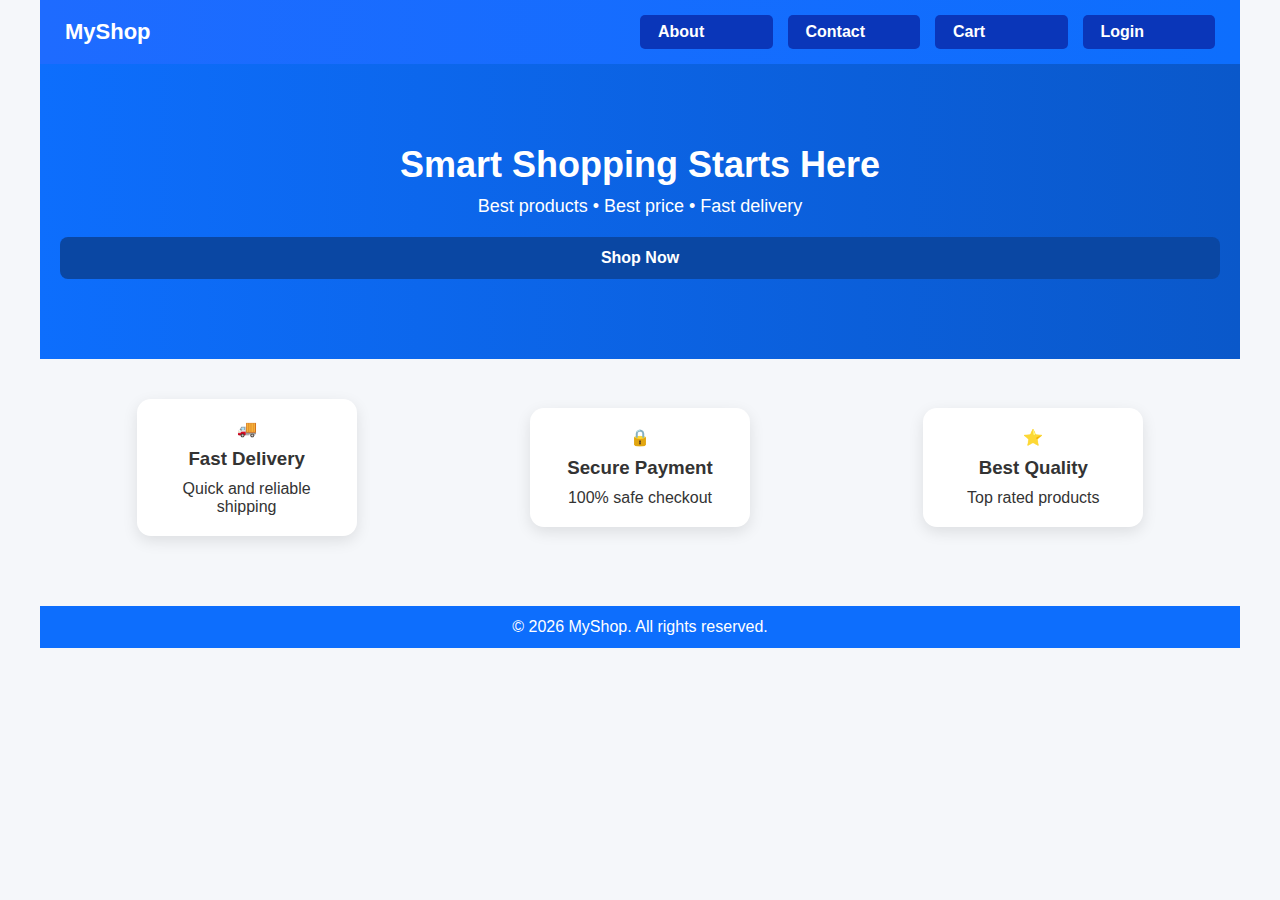
<file: index.html>
<!DOCTYPE html>
<html lang="en">
<head>
  <meta name="viewport" content="width=device-width, initial-scale=1.0">
  <title>MyShop | Home</title>

  <link rel="stylesheet" href="style.css">
</head>
<body>

<!-- HEADER -->
<header class="header">
  <h2>MyShop</h2>
  <nav>
    
    <a href="about.html">About</a>
    <a href="contact.html">Contact</a>
    <a href="cart.html">Cart</a>
    <a href="login.html" class="login-btn">Login</a>
  </nav>
</header>

<!-- HERO SECTION -->
<section class="hero">
  <h1>Smart Shopping Starts Here</h1>
  <p>Best products • Best price • Fast delivery</p>
  <a href="index1.html" class="shop-btn">Shop Now</a>
</section>

<!-- FEATURES -->
<section class="features">
  <div class="feature-card">
    🚚
    <h3>Fast Delivery</h3>
    <p>Quick and reliable shipping</p>
  </div>

  <div class="feature-card">
    🔒
    <h3>Secure Payment</h3>
    <p>100% safe checkout</p>
  </div>

  <div class="feature-card">
    ⭐
    <h3>Best Quality</h3>
    <p>Top rated products</p>
  </div>
</section>



<!-- FOOTER -->
<footer class="footer">
  <p>© 2026 MyShop. All rights reserved.</p>
</footer>

</body>
</html>
</file>
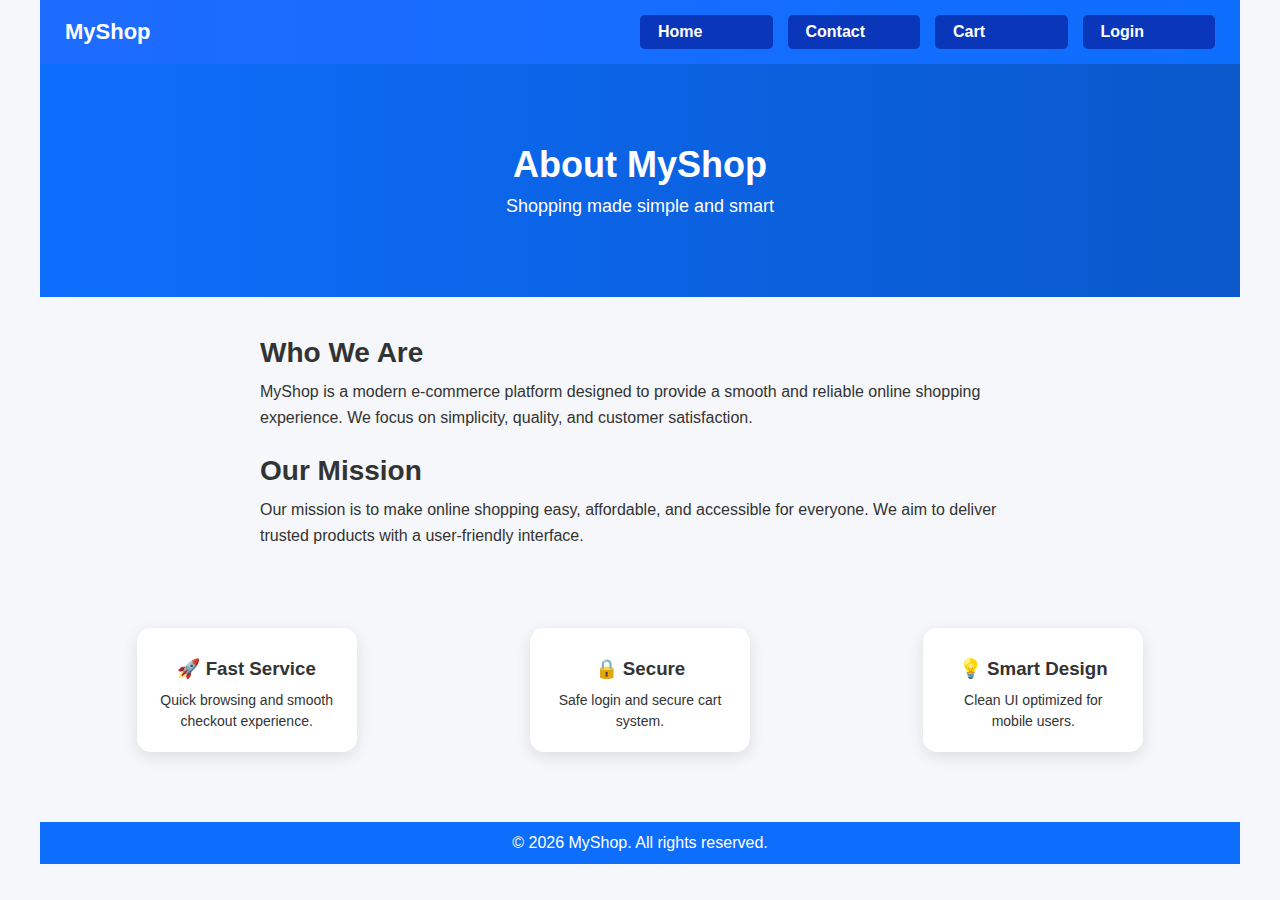
<file: about.html>
<!DOCTYPE html>
<html lang="en">
<head>
  <meta charset="UTF-8">
  <meta name="viewport" content="width=device-width, initial-scale=1.0">
  <title>About Us - MyShop</title>
  <link rel="stylesheet" href="style.css">

  <style>
    /* BODY */
    body {
      font-family: 'Segoe UI', Arial, sans-serif;
      margin: 0;
      background: #f5f7fa;
      color: #333;
    }

   /* HEADER */
.header {
  background: linear-gradient(90deg, #1e6bff, #0d6efd);
  padding: 15px 25px;
  display: flex;
  justify-content: space-between;
  align-items: center;
}

/* LOGO */
.header h2 {
  margin: 0;
  color: white;
  font-size: 22px;
}

/* NAV LINKS */
.header nav {
  display: flex;
  gap: 15px;
}

.header nav a {
  text-decoration: none;
  color: white;
  background: #0a36b9;
  padding: 8px 18px;
  border-radius: 5px;   /* 👈 pill shape */
  font-weight: bold;
  transition: all 0.3s ease;
}

/* HOVER EFFECT */
.header nav a:hover {
  background: white;
  color: #0d6efd;
  transform: translateY(-2px);
  box-shadow: 0 6px 15px rgba(0,0,0,0.2);
}

    /* HERO SECTION */
    .about-hero {
      background: linear-gradient(to right, #0d6efd, #0a58ca);
      color: white;
      text-align: center;
      padding: 80px 20px;
    }

    .about-hero h1 {
      font-size: 36px;
      margin-bottom: 10px;
    }

    .about-hero p {
      font-size: 18px;
    }

    /* ABOUT CONTENT */
    .about-content {
      max-width: 800px;
      margin: 40px auto;
      padding: 0 20px;
    }

    .about-content h2 {
      font-size: 28px;
      margin-bottom: 10px;
    }

    .about-content p {
      font-size: 16px;
      line-height: 1.6;
      margin-bottom: 25px;
    }

    /* FEATURES CARDS */
    .features {
      display: flex;
      gap: 20px;
      padding: 40px 20px;
      justify-content: center;
      flex-wrap: wrap;
      background: #f5f7fa;
    }

    .feature-card {
      background: white;
      padding: 20px;
      border-radius: 14px;
      text-align: center;
      width: 220px;
      box-shadow: 0 5px 15px rgba(0,0,0,0.1);
    }

    .feature-card h3 {
      margin-bottom: 10px;
    }

    .feature-card p {
      font-size: 14px;
      line-height: 1.5;
    }

    /* FOOTER */
    .footer {
      background: #0d6efd;
      color: white;
      text-align: center;
      padding: 12px;
      margin-top: 30px;
    }

    /* RESPONSIVE */
    @media (max-width: 768px) {
      .features {
        flex-direction: column;
        align-items: center;
      }

      .about-hero h1 {
        font-size: 28px;
      }
    }

  </style>
</head>
<body>

  <!-- NAVIGATION BAR -->
  <header class="header">
    <h2>MyShop</h2>
    <nav>
      <a href="app.html">Home</a>
      
      <a href="contact.html">Contact</a>
      <a href="cart.html">Cart</a>
      <a href="login.html" class="login-btn">Login</a>
    </nav>
  </header>

  <!-- HERO SECTION -->
  <section class="about-hero">
    <h1>About MyShop</h1>
    <p>Shopping made simple and smart</p>
  </section>

  <!-- ABOUT CONTENT -->
  <section class="about-content">
    <h2>Who We Are</h2>
    <p>
      MyShop is a modern e-commerce platform designed to provide a smooth and
      reliable online shopping experience. We focus on simplicity, quality,
      and customer satisfaction.
    </p>

    <h2>Our Mission</h2>
    <p>
      Our mission is to make online shopping easy, affordable, and accessible
      for everyone. We aim to deliver trusted products with a user-friendly interface.
    </p>
  </section>

  <!-- FEATURES -->
  <section class="features">
    <div class="feature-card">
      <h3>🚀 Fast Service</h3>
      <p>Quick browsing and smooth checkout experience.</p>
    </div>

    <div class="feature-card">
      <h3>🔒 Secure</h3>
      <p>Safe login and secure cart system.</p>
    </div>

    <div class="feature-card">
      <h3>💡 Smart Design</h3>
      <p>Clean UI optimized for mobile users.</p>
    </div>
  </section>

  <!-- FOOTER -->
  <footer class="footer">
    <p>© 2026 MyShop. All rights reserved.</p>
  </footer>

</body>
</html>
</file>
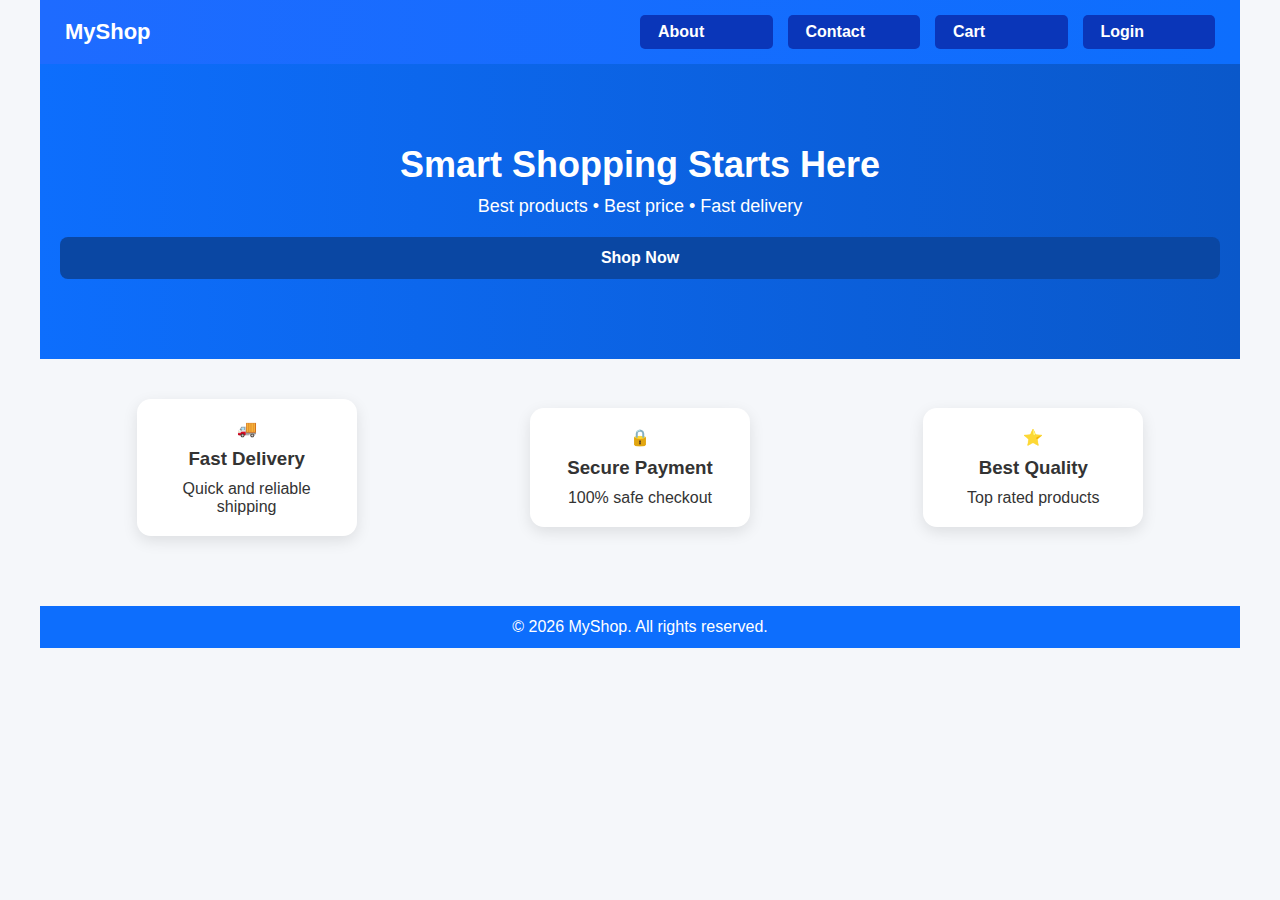
<file: app.html>
<!DOCTYPE html>
<html lang="en">
<head>
  <meta name="viewport" content="width=device-width, initial-scale=1.0">
  <title>MyShop | Home</title>

  <link rel="stylesheet" href="style.css">
</head>
<body>

<!-- HEADER -->
<header class="header">
  <h2>MyShop</h2>
  <nav>
    
    <a href="about.html">About</a>
    <a href="contact.html">Contact</a>
    <a href="cart.html">Cart</a>
    <a href="login.html" class="login-btn">Login</a>
  </nav>
</header>

<!-- HERO SECTION -->
<section class="hero">
  <h1>Smart Shopping Starts Here</h1>
  <p>Best products • Best price • Fast delivery</p>
  <a href="home.html" class="shop-btn">Shop Now</a>
</section>

<!-- FEATURES -->
<section class="features">
  <div class="feature-card">
    🚚
    <h3>Fast Delivery</h3>
    <p>Quick and reliable shipping</p>
  </div>

  <div class="feature-card">
    🔒
    <h3>Secure Payment</h3>
    <p>100% safe checkout</p>
  </div>

  <div class="feature-card">
    ⭐
    <h3>Best Quality</h3>
    <p>Top rated products</p>
  </div>
</section>



<!-- FOOTER -->
<footer class="footer">
  <p>© 2026 MyShop. All rights reserved.</p>
</footer>

</body>
</html>
</file>
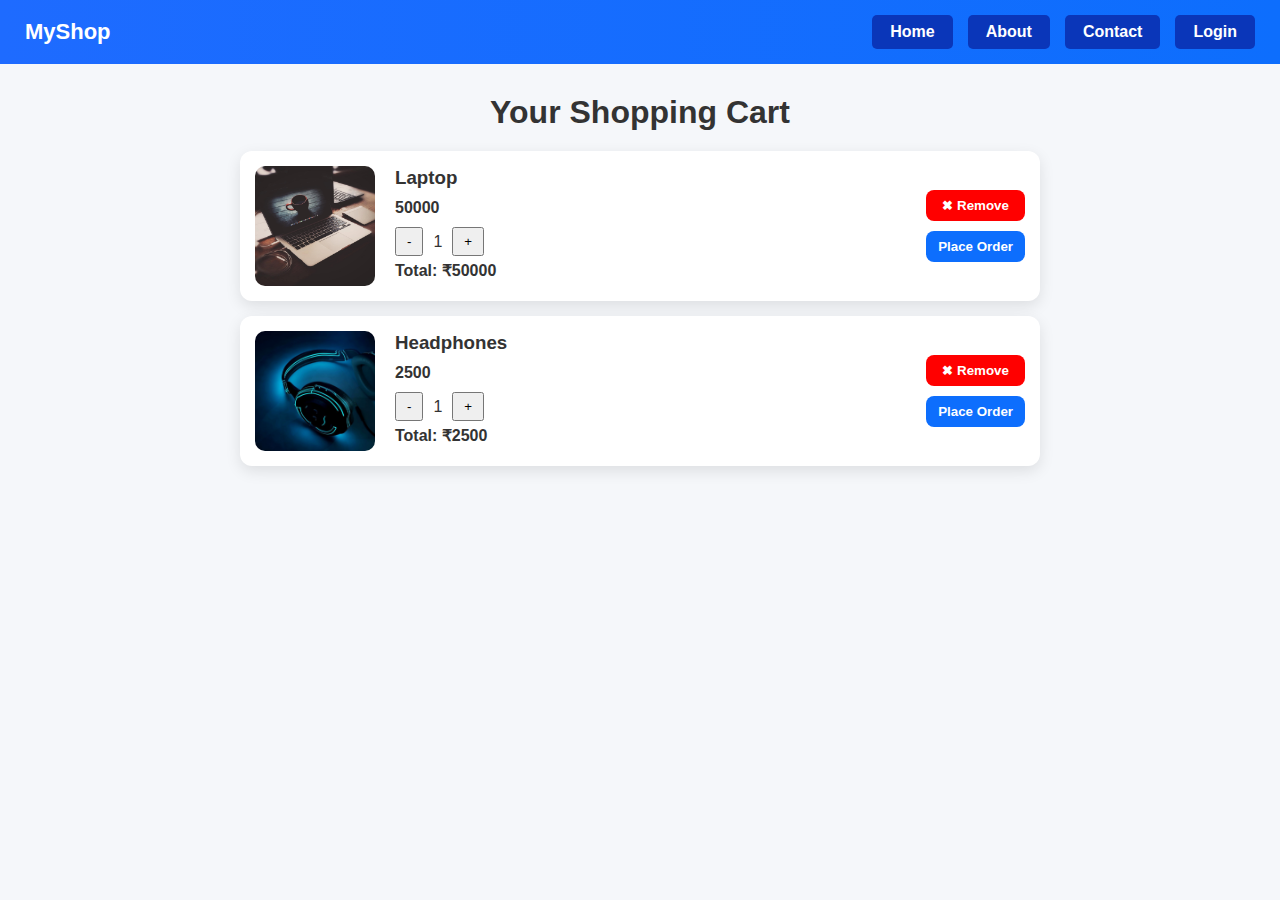
<file: cart.html>
<!DOCTYPE html>
<html lang="en">
<head>
  <meta charset="UTF-8">
  <meta name="viewport" content="width=device-width, initial-scale=1.0">
  <title>Your Cart | MyShop</title>
  <style>
      body {
      margin: 0;
      font-family: 'Segoe UI', Arial, sans-serif;
      background: #f5f7fa;
      color: #333;
    }
 /* HEADER */
.header {
  background: linear-gradient(90deg, #1e6bff, #0d6efd);
  padding: 15px 25px;
  display: flex;
  justify-content: space-between;
  align-items: center;
}

/* LOGO */
.header h2 {
  margin: 0;
  color: white;
  font-size: 22px;
}

/* NAV LINKS */
.header nav {
  display: flex;
  gap: 15px;
}

.header nav a {
  text-decoration: none;
  color: white;
  background: #0a36b9;
  padding: 8px 18px;
  border-radius: 5px;   /* 👈 pill shape */
  font-weight: bold;
  transition: all 0.3s ease;
}

/* HOVER EFFECT */
.header nav a:hover {
  background: white;
  color: #0d6efd;
  transform: translateY(-2px);
  box-shadow: 0 6px 15px rgba(0,0,0,0.2);
}

/* ACTIVE PAGE */
.header nav a.active {
  background: white;
  color: #0d6efd;
}
@media (max-width: 768px) {
  nav {
    flex-direction: column;
    align-items: center;
  }

  .headern nav a {
    padding: 10px;
    width: 100%;
    text-align: center;
   }
  }

    
    /* CART ITEMS */
    .cart-container {
      max-width: 800px;
      margin: 30px auto;
      padding: 0 20px;
    }

    h1 {
      text-align: center;
      margin-bottom: 20px;
    }

    .cart-item {
      display: flex;
      justify-content: space-between;
      align-items: center;
      background: white;
      padding: 15px;
      margin-bottom: 15px;
      border-radius: 12px;
      box-shadow: 0 5px 15px rgba(0,0,0,0.1);
    }

    .cart-item img {
      width: 120px;
      height: 120px;
      object-fit: cover;
      border-radius: 10px;
    }

    .item-details {
      flex: 1;
      margin-left: 20px;
    }

    .item-details h3 {
      margin: 0 0 10px 0;
    }

    .item-details p {
      margin: 5px 0;
      font-weight: bold;
    }

    .qty {
      display: flex;
      align-items: center;
      gap: 10px;
      margin-top: 10px;
    }

    .qty button {
      padding: 5px 10px;
      cursor: pointer;
    }

    .item-actions {
      display: flex;
      flex-direction: column;
      gap: 10px;
    }

    .item-actions button {
      padding: 8px 12px;
      cursor: pointer;
      border: none;
      border-radius: 8px;
      color: white;
      background: #0d6efd;
      font-weight: bold;
    }

    .item-actions .remove {
      background: red;
    }

    .product-total {
      margin-top: 10px;
      font-weight: bold;
    }
  </style>
</head>
<body>

<!-- NAVIGATION BAR -->
  <header class="header">
    <h2>MyShop</h2>
    <nav>
      <a href="app.html">Home</a>
      <a href="about.html">About</a>
      <a href="contact.html">Contact</a>
      <a href="login.html" class="login-btn">Login</a>
    </nav>
  </header>

<section class="cart-container">

  <h1>Your Shopping Cart</h1>

  <!-- Product 1 -->
  <div class="cart-item">
    <img src="lap4.jpg" alt="Laptop">
    <div class="item-details">
      <h3>Laptop</h3>
      <p class="price">50000</p>
      <div class="qty">
        <button onclick="updateQty(this, -1)">-</button>
        <span>1</span>
        <button onclick="updateQty(this, 1)">+</button>
      </div>
      <p class="product-total">Total: ₹50000</p>
    </div>
    <div class="item-actions">
      <button class="remove" onclick="removeItem(this)">✖ Remove</button>
      <button onclick="placeOrder('Laptop', 50000, 'lap4.jpg', this)">Place Order</button>
    </div>
  </div>

  <!-- Product 2 -->
  <div class="cart-item">
    <img src="headphone1.jpg" alt="Headphones">
    <div class="item-details">
      <h3>Headphones</h3>
      <p class="price">2500</p>
      <div class="qty">
        <button onclick="updateQty(this, -1)">-</button>
        <span>1</span>
        <button onclick="updateQty(this, 1)">+</button>
      </div>
      <p class="product-total">Total: ₹2500</p>
    </div>
    <div class="item-actions">
      <button class="remove" onclick="removeItem(this)">✖ Remove</button>
      <button onclick="placeOrder('Headphones', 2500, 'headphone1.jpg', this)">Place Order</button>
    </div>
  </div>

</section>

<script>
  // Update quantity and per-product total
  function updateQty(btn, change) {
    let span = btn.parentElement.querySelector('span');
    let qty = parseInt(span.innerText);
    qty += change;
    if (qty < 1) qty = 1;
    span.innerText = qty;

    // Update this product's total
    let price = parseInt(btn.closest('.item-details').querySelector('.price').innerText);
    btn.closest('.item-details').querySelector('.product-total').innerText = 'Total: ₹' + (price * qty);
  }

  // Remove item
  function removeItem(btn) {
    if (confirm("Are you sure you want to remove this item?")) {
      btn.closest('.cart-item').remove();
    }
  }

  // Place order for a single product
  function placeOrder(name, price, image, btn) {
    let qty = parseInt(btn.closest('.cart-item').querySelector('.qty span').innerText);
    localStorage.setItem('name', name);
    localStorage.setItem('price', price);
    localStorage.setItem('qty', qty);
    localStorage.setItem('image', image);
    localStorage.setItem('total', price * qty);

    window.location.href = 'order.html';
  }
</script>

</body>
</html>
</file>
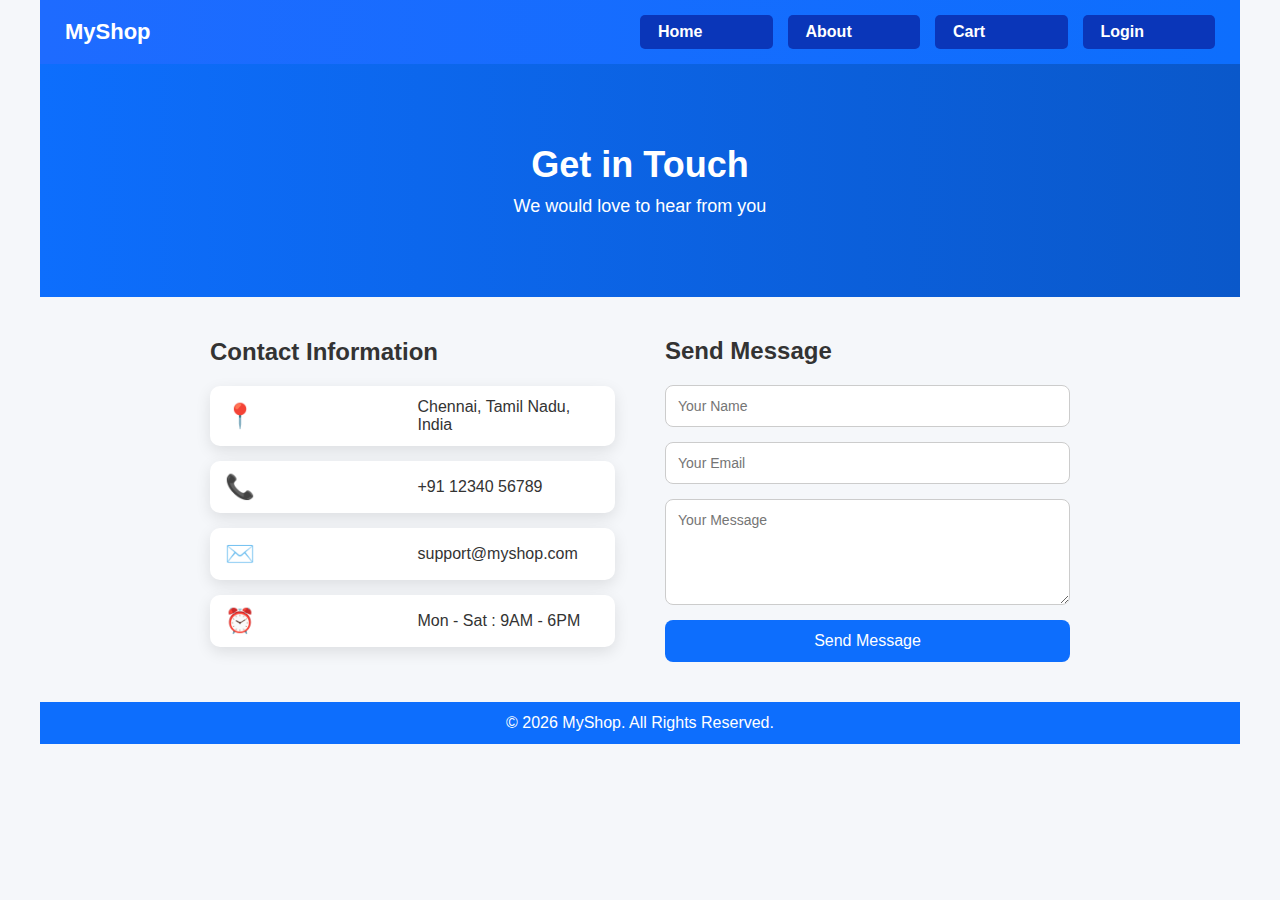
<file: contact.html>
<!DOCTYPE html>
<html lang="en">
<head>
  <meta charset="UTF-8">
  <meta name="viewport" content="width=device-width, initial-scale=1.0">
  <title>Contact Us | MyShop</title>

  <!-- STYLES -->
  <link rel="stylesheet" href="style.css">

  <style>
    *{
      width: 100%;
      max-width: 1200px;
      margin: auto;
    }
    body {
      margin: 0;
      font-family: 'Segoe UI', Arial, sans-serif;
      background: #f5f7fa;
      color: #333;
    }

/* HEADER */
.header {
  background: linear-gradient(90deg, #1e6bff, #0d6efd);
  padding: 15px 25px;
  display: flex;
  justify-content: space-between;
  align-items: center;
}

/* LOGO */
.header h2 {
  margin: 0;
  color: white;
  font-size: 22px;
}

/* NAV LINKS */
.header nav {
  display: flex;
  gap: 15px;
}

.header nav a {
  text-decoration: none;
  color: white;
  background: #0a36b9;
  padding: 8px 18px;
  border-radius: 5px;   /* 👈 pill shape */
  font-weight: bold;
  transition: all 0.3s ease;
}

/* HOVER EFFECT */
.header nav a:hover {
  background: white;
  color: #0d6efd;
  transform: translateY(-2px);
  box-shadow: 0 6px 15px rgba(0,0,0,0.2);
}

    /* HERO SECTION */
    .contact-hero {
      background: linear-gradient(to right, #0d6efd, #0a58ca);
      color: white;
      text-align: center;
      padding: 80px 20px;
    }

    .contact-hero h1 {
      font-size: 36px;
      margin-bottom: 10px;
    }

    .contact-hero p {
      font-size: 18px;
    }

    /* CONTACT CONTAINER */
    .contact-container {
      display: flex;
      justify-content: center;
      gap: 50px;
      max-width: 900px;
      margin: 40px auto;
      padding: 0 20px;
      flex-wrap: wrap;
    }

    /* CONTACT INFO */
    .contact-info {
      flex: 1;
      min-width: 250px;
    }

    .contact-info h2 {
      margin-bottom: 20px;
    }

    .info-box {
      display: flex;
      align-items: center;
      background: white;
      padding: 12px 15px;
      border-radius: 10px;
      margin-bottom: 15px;
      box-shadow: 0 5px 15px rgba(0,0,0,0.1);
    }

    .info-box span {
      font-size: 24px;
      margin-right: 10px;
    }

    /* CONTACT FORM */
    .contact-form {
      flex: 1;
      min-width: 250px;
    }

    .contact-form h2 {
      margin-bottom: 20px;
    }

    .contact-form form {
      display: flex;
      flex-direction: column;
      gap: 15px;
    }

    .contact-form input,
    .contact-form textarea {
      padding: 12px;
      border-radius: 8px;
      border: 1px solid #ccc;
      font-size: 14px;
    }

    .contact-form button {
      padding: 12px;
      background: #0d6efd;
      color: white;
      border: none;
      border-radius: 8px;
      cursor: pointer;
      font-size: 16px;
    }

    .contact-form button:hover {
      background: #084298;
    }

    /* FOOTER */
    .footer {
      background: #0d6efd;
      color: white;
      text-align: center;
      padding: 12px;
      margin-top: 30px;
    }

    /* RESPONSIVE */
    @media (max-width: 768px) {
      .contact-container {
        flex-direction: column;
        align-items: center;
      }

      .contact-hero h1 {
        font-size: 28px;
      }
    }
  </style>
</head>
<body>

  <!-- NAVIGATION BAR -->
  <header class="header">
    <h2>MyShop</h2>
    <nav>
      <a href="app.html">Home</a>
      <a href="about.html">About</a>
      <a href="cart.html">Cart</a>
      <a href="login.html" class="login-btn">Login</a>
    </nav>
  </header>

  <!-- HERO SECTION -->
  <section class="contact-hero">
    <h1>Get in Touch</h1>
    <p>We would love to hear from you</p>
  </section>

  <!-- CONTACT CONTAINER -->
  <section class="contact-container">

    <!-- LEFT INFO -->
    <div class="contact-info">
      <h2>Contact Information</h2>

      <div class="info-box">
        <span>📍</span>
        <p>Chennai, Tamil Nadu, India</p>
      </div>

      <div class="info-box">
        <span>📞</span>
        <p>+91 12340 56789</p>
      </div>

      <div class="info-box">
        <span>✉️</span>
        <p>support@myshop.com</p>
      </div>

      <div class="info-box">
        <span>⏰</span>
        <p>Mon - Sat : 9AM - 6PM</p>
      </div>
    </div>

    <!-- RIGHT FORM -->
    <div class="contact-form">
      <h2>Send Message</h2>

      <form>
        <input type="text" placeholder="Your Name" required>
        <input type="email" placeholder="Your Email" required>
        <textarea placeholder="Your Message" rows="5" required></textarea>
        <button type="submit">Send Message</button>
      </form>
    </div>

  </section>

  <!-- FOOTER -->
  <footer class="footer">
    <p>© 2026 MyShop. All Rights Reserved.</p>
  </footer>

</body>
</html>
</file>
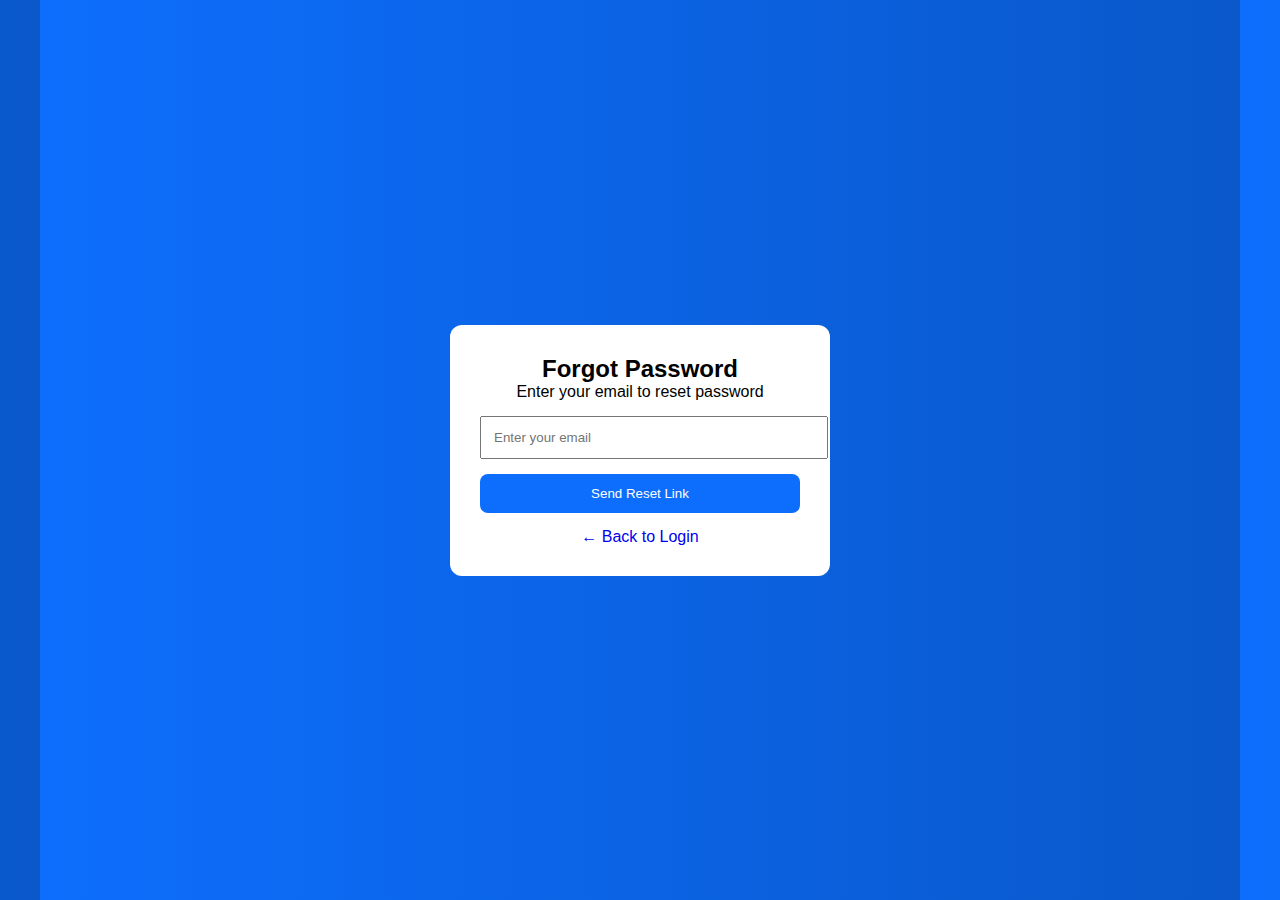
<file: forgot.html>
<!DOCTYPE html>
<html>
<head>
  <meta name="viewport" content="width=device-width, initial-scale=1.0">
  <title>Forgot Password</title>
  <link rel="stylesheet" href="forgot.css">
</head>
<body>

<div class="forgot-box">
  <h2>Forgot Password</h2>
  <p>Enter your email to reset password</p>

  <input type="email" placeholder="Enter your email">
  <button>Send Reset Link</button>

  <a href="login.html">← Back to Login</a>
</div>

</body>
</html>
</file>
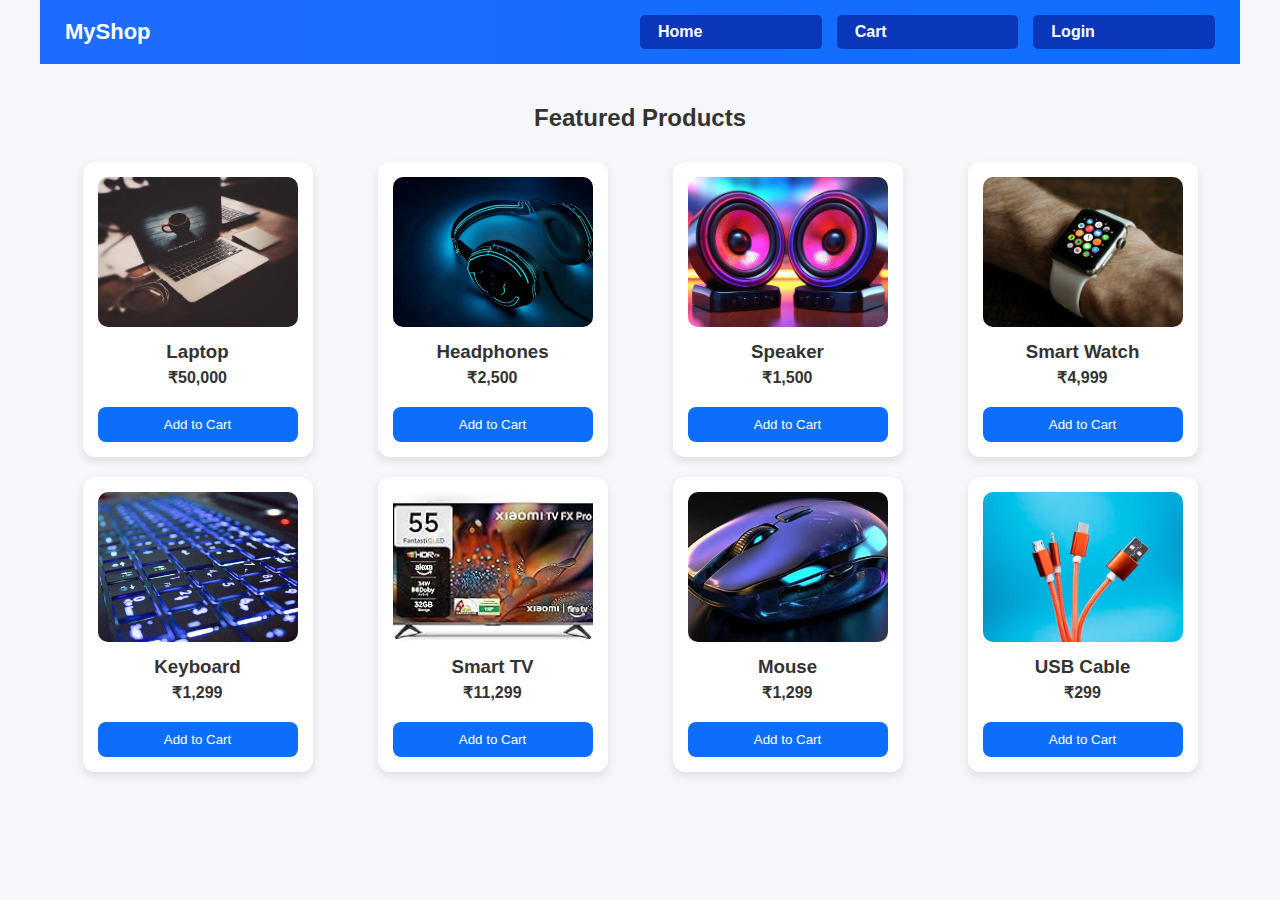
<file: home.html>
<!DOCTYPE html>
<html lang="en">
<head>
  <meta charset="UTF-8">
  <meta name="viewport" content="width=device-width, initial-scale=1.0">
  <title>MyShop | Products</title>

  <link rel="stylesheet" href="style.css">

  <style>
    body {
      margin: 0;
      width: 100%;
      max-width: 1200px;
      margin: auto;
      font-family: Arial, sans-serif;
      background: #f5f7fa;
    }

    /* PRODUCTS */
    .products {
      padding: 40px 20px;
      text-align: center;
    }

    .product-list {
      display: grid;
      grid-template-columns: repeat(4, 1fr);
      gap: 20px;
      margin-top: 30px;
    }

    .product-card {
      background: #fff;
      padding: 15px;
      border-radius: 12px;
      box-shadow: 0 4px 10px rgba(0,0,0,0.1);
    }

    .product-card img {
      width: 100%;
      height: 150px;
      object-fit: cover;
      border-radius: 10px;
    }

    .product-card h3 {
      margin: 10px 0 5px;
    }

    .product-card p {
      font-weight: bold;
    }

    .product-card button {
      margin-top: 10px;
      width: 100%;
      padding: 10px;
      background: #0d6efd;
      color: white;
      border: none;
      border-radius: 8px;
      cursor: pointer;
    }

    .product-card button:hover {
      background: #ff9800;
    }

    @media (max-width: 768px) {
      .product-list {
        grid-template-columns: repeat(2, 1fr);
      }
      @media (max-width: 480px) {
  .product-list {
    grid-template-columns: 1fr;
                }
      }
    }
  </style>
</head>
<body>

<!-- ✅ NAVIGATION BAR -->
<header class="header">
  <h2>MyShop</h2>
  <nav>
    <a href="app.html">Home</a>
    
    <a href="cart.html">Cart</a>
  
    <a href="login.html" class="login-btn">Login</a>
  </nav>
</header>

<!-- ✅ PRODUCTS SECTION -->
<section class="products">
  <h2>Featured Products</h2>

  <div class="product-list">

    <div class="product-card">
      <img src="lap4.jpg">
      <h3>Laptop</h3>
      <p>₹50,000</p>
      <button onclick="addToCart('Laptop',50000,'lap4.jpg')">Add to Cart</button>
    </div>

    <div class="product-card">
      <img src="headphone1.jpg">
      <h3>Headphones</h3>
      <p>₹2,500</p>
      <button onclick="addToCart('Headphones',2500,'headphone1.jpg')">Add to Cart</button>
    </div>

    <div class="product-card">
      <img src="speaker.jpg">
      <h3>Speaker</h3>
      <p>₹1,500</p>
      <button onclick="addToCart('Speaker',1500,'speaker.jpg')">Add to Cart</button>
    </div>

    <div class="product-card">
      <img src="watch1.jpg">
      <h3>Smart Watch</h3>
      <p>₹4,999</p>
      <button onclick="addToCart('Smart Watch',4999,'watch1.jpg')">Add to Cart</button>
    </div>

    <div class="product-card">
      <img src="key1.jpg">
      <h3>Keyboard</h3>
      <p>₹1,299</p>
      <button onclick="addToCart('Keyboard',1299,'key1.jpg')">Add to Cart</button>
    </div>

    <div class="product-card">
      <img src="smarttv.jpg">
      <h3>Smart TV</h3>
      <p>₹11,299</p>
      <button onclick="addToCart('Smart TV',11299,'smarttv.jpg')">Add to Cart</button>
    </div>

    <div class="product-card">
      <img src="mouse.jpg">
      <h3>Mouse</h3>
      <p>₹1,299</p>
      <button onclick="addToCart('Mouse',1299,'mouse.jpg')">Add to Cart</button>
    </div>

    <div class="product-card">
      <img src="usb.jpg">
      <h3>USB Cable</h3>
      <p>₹299</p>
      <button onclick="addToCart('USB Cable',299,'usb.jpg')">Add to Cart</button>
    </div>

  </div>
</section>

<script>
function addToCart(name, price, image) {
  let ok = confirm("Do you want to add this item to cart?");
  if (ok) {
    localStorage.setItem("name", name);
    localStorage.setItem("price", price);
    localStorage.setItem("image", image);
    localStorage.setItem("qty", 1);
    window.location.href = "cart.html";
  }
}
</script>

</body>
</html>
</file>
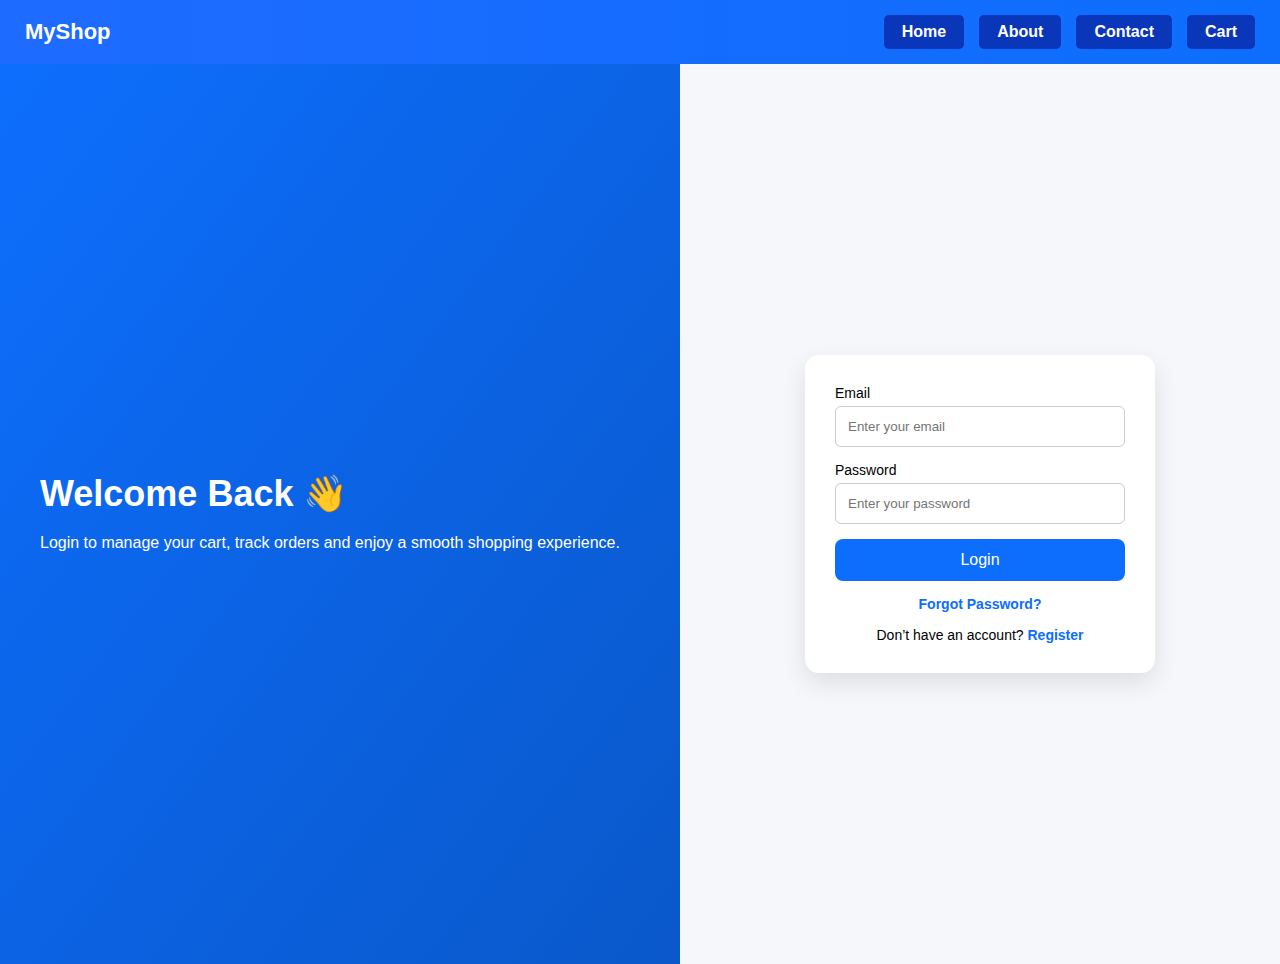
<file: login.html>
<!DOCTYPE html>
<html lang="en">
<head>
  <meta name="viewport" content="width=device-width, initial-scale=1.0">
  <title>Login | MyShop</title>
  <link rel="stylesheet" href="login.css">

  <style>
/* HEADER */
.header {
  background: linear-gradient(90deg, #1e6bff, #0d6efd);
  padding: 15px 25px;
  display: flex;
  justify-content: space-between;
  align-items: center;
}

/* LOGO */
.header h2 {
  margin: 0;
  color: white;
  font-size: 22px;
}

/* NAV LINKS */
.header nav {
  display: flex;
  gap: 15px;
}

.header nav a {
  text-decoration: none;
  color: white;
  background: #0a36b9;
  padding: 8px 18px;
  border-radius: 5px;   /* 👈 pill shape */
  font-weight: bold;
  transition: all 0.3s ease;
}

/* HOVER EFFECT */
.header nav a:hover {
  background: white;
  color: #0d6efd;
  transform: translateY(-2px);
  box-shadow: 0 6px 15px rgba(0,0,0,0.2);
}

  </style>
</head>
<body>

  <!-- NAVIGATION BAR -->
  <header class="header">
    <h2>MyShop</h2>
    <nav>
      <a href="app.html">Home</a>
      <a href="about.html">About</a>
      <a href="contact.html">Contact</a>
      <a href="cart.html">Cart</a>

    </nav>
  </header>

  <!-- LOGIN CONTAINER -->
  <div class="login-container">

    <!-- LEFT SIDE -->
    <div class="login-left">
      <h1>Welcome Back 👋</h1>
      <p>
        Login to manage your cart, track orders and enjoy
        a smooth shopping experience.
      </p>
    </div>

    <!-- RIGHT SIDE -->
    <div class="login-right">
      <form onsubmit="return loginValidate()">

        <div class="input-group">
          <label>Email</label>
          <input type="email" placeholder="Enter your email" required>
        </div>

        <div class="input-group">
          <label>Password</label>
          <input type="password" placeholder="Enter your password" required>
        </div>

        <button type="submit">Login</button>

        <p class="extra">
          <a href="forgot.html">Forgot Password?</a>
        </p>

        <p class="extra">
          Don’t have an account?
          <a href="register.html">Register</a>
        </p>

      </form>
    </div>

  </div>

</body>
<script src="login.js"></script>
</html>
</file>
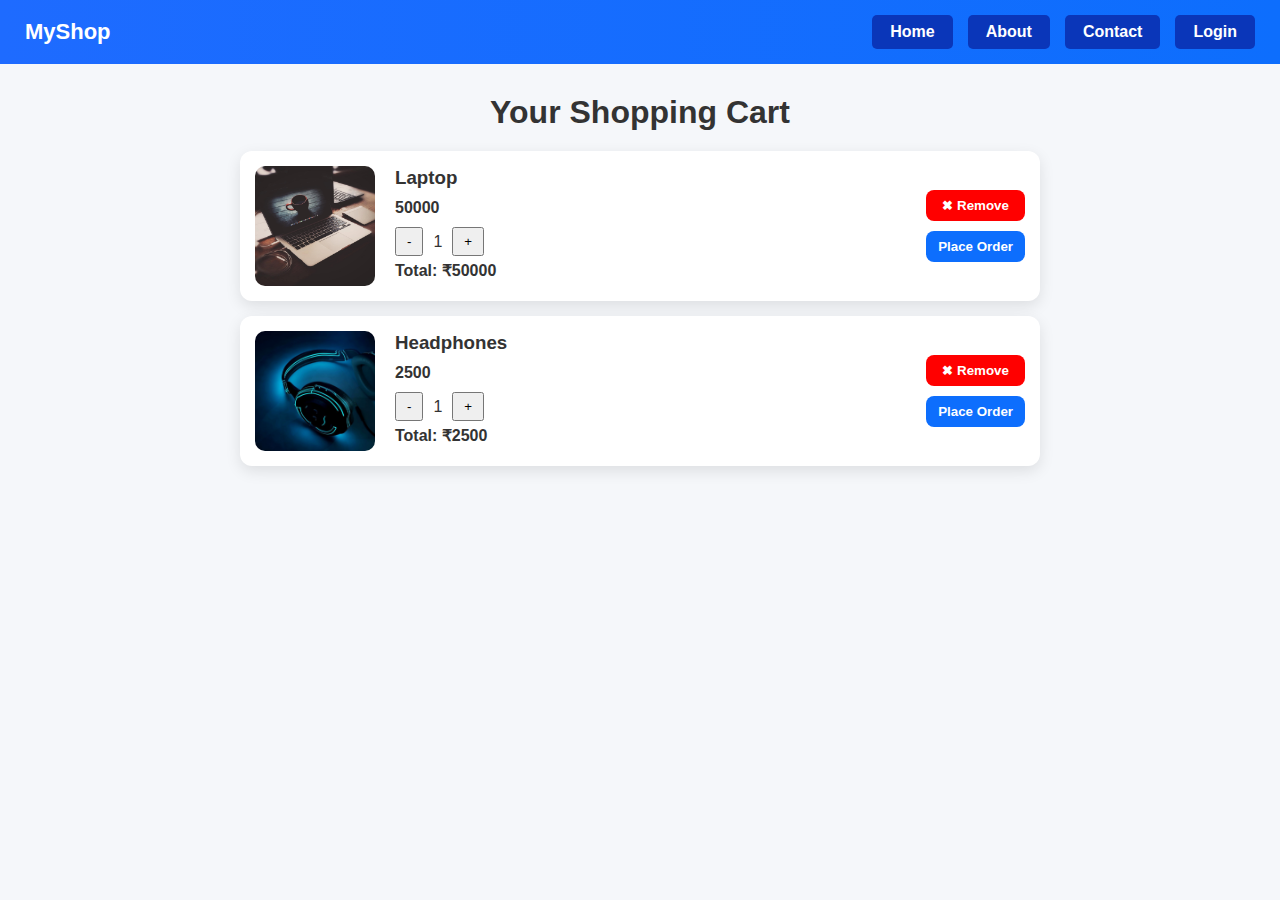
<file: order.html>
<!DOCTYPE html>
<html>
<head>
  <title>Order Success | MyShop</title>
  <meta name="viewport" content="width=device-width, initial-scale=1.0">

  <style>
    body {
      font-family: Arial;
      background: #f5f7fa;
      margin: 0;
    }

    .header {
      background: linear-gradient(90deg, #1e6bff, #0d6efd);
      padding: 15px 25px;
      display: flex;
      justify-content: space-between;
      align-items: center;
    }

    .header h2 {
      margin: 0;
      color: white;
    }

    .header nav a {
      color: white;
      text-decoration: none;
      margin-left: 15px;
      font-weight: bold;
    }

    .page {
      display: flex;
      justify-content: center;
      align-items: center;
      height: calc(100vh - 70px);
    }

    .box {
      background: #fff;
      padding: 40px;
      border-radius: 12px;
      text-align: center;
      box-shadow: 0 5px 15px rgba(0,0,0,0.2);
      width: 320px;
    }

    .box img {
      width: 100%;
      height: 180px;
      object-fit: cover;
      border-radius: 10px;
      margin-bottom: 15px;
    }

    .shop-btn {
      display: inline-block;
      margin-top: 15px;
      padding: 10px 20px;
      background: #0d6efd;
      color: white;
      text-decoration: none;
      border-radius: 8px;
      font-weight: bold;
    }
  </style>
</head>

<body>

<header class="header">
  <h2>MyShop</h2>
  <nav>
    <a href="index.html">Home</a>
    <a href="products.html">Products</a>
    <a href="cart.html">Cart</a>
  </nav>
</header>

<div class="page">
  <div class="box">
    <h2>✅ Order Confirmed</h2>

    <img id="img">

    <p><b id="name"></b></p>
    <p>Quantity: <span id="qty"></span></p>
    <p><b>Total Amount: ₹<span id="total"></span></b></p>

    <p>Thank you for shopping with us!</p>

    <a href="index1.html" class="shop-btn">Continue Shopping</a>
  </div>
</div>

<script>
  let order = JSON.parse(localStorage.getItem("orderItem"));

  if (!order) {
    alert("No Order Found");
    window.location.href = "cart.html";
  } else {
    document.getElementById("img").src = order.image;
    document.getElementById("name").innerText = order.name;
    document.getElementById("qty").innerText = order.qty;
    document.getElementById("total").innerText = order.price * order.qty;
  }
</script>

</body>
</html>
</file>
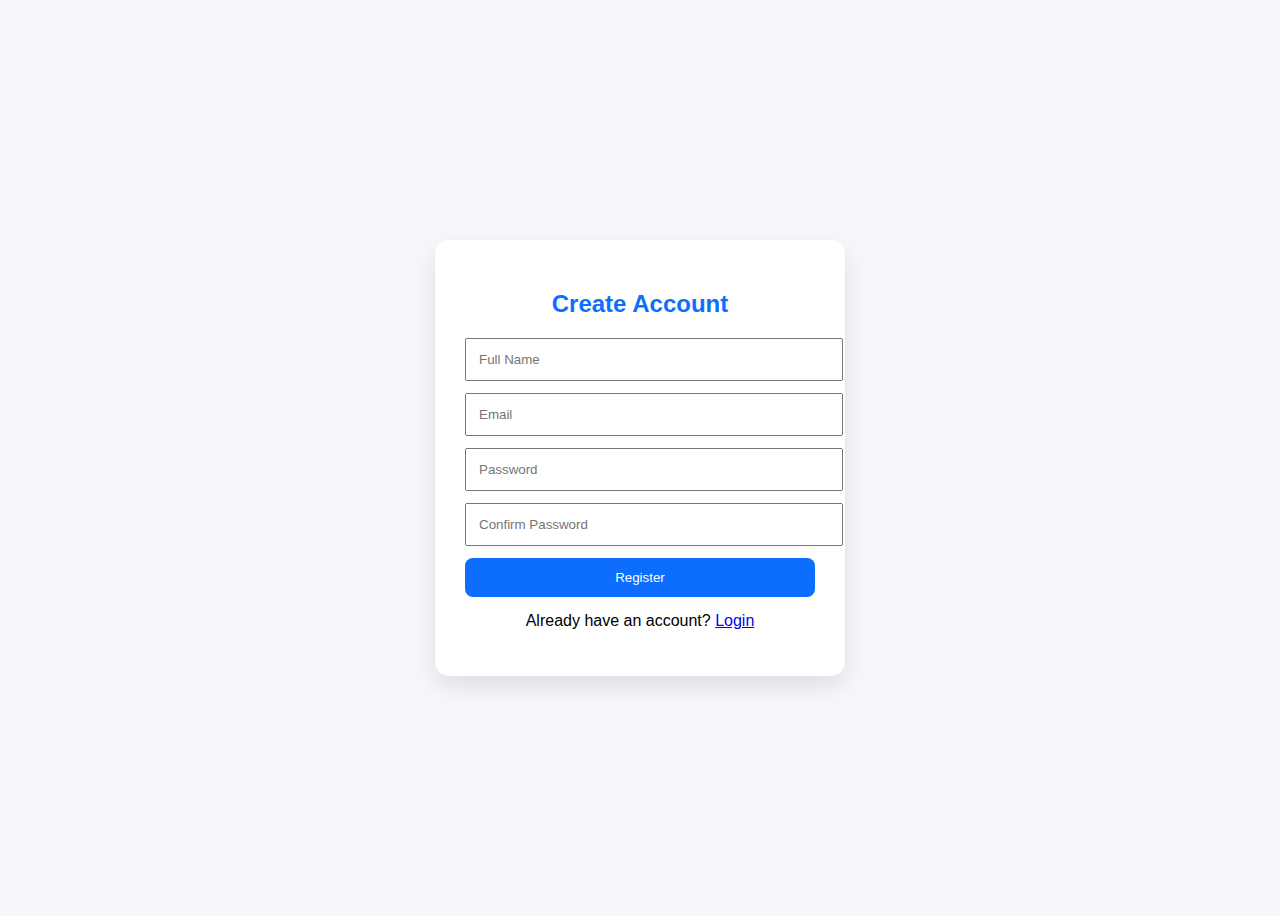
<file: register.html>
<!DOCTYPE html>
<html>
<head>
  <meta name="viewport" content="width=device-width, initial-scale=1.0">
  <title>Register</title>
  <link rel="stylesheet" href="register.css">
</head>
<body>

<div class="register-box">
  <h2>Create Account</h2>
<form onsubmit="return registerValidate()">
  <input type="text" id="name" placeholder="Full Name">
  <input type="email" id="email" placeholder="Email">
  <input type="password" id="password" placeholder="Password">
  <input type="password" id="confirm" placeholder="Confirm Password">

  <button type="submit">Register</button>
</form>


  

  <p>Already have an account?
    <a href="login.html">Login</a>
  </p>
</div>

</body>
<script src="register.js"></script>

</html>
</file>
<file: forgot.css>
*{
  width: 100%;
  max-width: 1200px;
  margin: auto; 
}
body {
  background: linear-gradient(to right, #0d6efd, #0a58ca);
  height: 100vh;
  display: flex;
  justify-content: center;
  align-items: center;
  font-family: Arial;
}

.forgot-box {
  background: white;
  padding: 30px;
  border-radius: 12px;
  width: 320px;
  text-align: center;
}

.forgot-box input {
  width: 100%;
  padding: 12px;
  margin: 15px 0;
}

button {
  width: 100%;
  padding: 12px;
  background: #0d6efd;
  color: white;
  border: none;
  border-radius: 8px;
}

a {
  display: block;
  margin-top: 15px;
  text-decoration: none;
}
</file>
<file: login.css>
* {
  margin: 0;
  padding: 0;
  box-sizing: border-box;
  font-family: 'Segoe UI', sans-serif;
}

/* MAIN CONTAINER */
.login-container {
  display: flex;
  min-height: 100vh;
}

/* LEFT SIDE */
.login-left {
  flex: 1;
  background: linear-gradient(to bottom right, #0d6efd, #0a58ca);
  color: white;
  padding: 60px 40px;
  display: flex;
  flex-direction: column;
  justify-content: center;
}

.login-left h1 {
  font-size: 36px;
  margin-bottom: 15px;
}

.login-left p {
  font-size: 16px;
  line-height: 1.6;
}

/* RIGHT SIDE */
.login-right {
  flex: 1;
  display: flex;
  justify-content: center;
  align-items: center;
  background: #f5f7fa;
}

.login-right h2 {
  margin-bottom: 20px;
  color: #0d6efd;
}

/* FORM */
form {
  background: white;
  padding: 30px;
  border-radius: 14px;
  width: 100%;
  max-width: 350px;
  box-shadow: 0 10px 25px rgba(0,0,0,0.1);
}

.input-group {
  margin-bottom: 15px;
}

.input-group label {
  font-size: 14px;
  margin-bottom: 5px;
  display: block;
}

.input-group input {
  width: 100%;
  padding: 12px;
  border-radius: 6px;
  border: 1px solid #ccc;
  outline: none;
}

.input-group input:focus {
  border-color: #0d6efd;
}

/* BUTTON */
button {
  width: 100%;
  padding: 12px;
  background: #0d6efd;
  color: white;
  border: none;
  border-radius: 8px;
  font-size: 16px;
  cursor: pointer;
}

button:hover {
  background: #0a58ca;
}

/* EXTRA */
.extra {
  text-align: center;
  margin-top: 15px;
  font-size: 14px;
}

.extra a {
  color: #0d6efd;
  text-decoration: none;
  font-weight: 600;
}

/* MOBILE */
@media (max-width: 768px) {
  .login-container {
    flex-direction: column;
  }

  .login-left {
    text-align: center;
    padding: 40px 20px;
  }
}
</file>
<file: register.css>
body {
  background: #f5f7fa;
  font-family: Arial;
  display: flex;
  justify-content: center;
  align-items: center;
  height: 100vh;
}

.register-box {
  background: white;
  padding: 30px;
  width: 350px;
  border-radius: 14px;
  box-shadow: 0 10px 25px rgba(0,0,0,0.1);
}

.register-box h2 {
  text-align: center;
  color: #0d6efd;
  margin-bottom: 20px;
}

.register-box input {
  width: 100%;
  padding: 12px;
  margin-bottom: 12px;
}

button {
  width: 100%;
  padding: 12px;
  background: #0d6efd;
  color: white;
  border: none;
  border-radius: 8px;
}

p {
  text-align: center;
  margin-top: 15px;
}
</file>
<file: style.css>
/* RESET */
* {
  margin: 0;
  padding: 0;
  width: 100%;
  max-width: 1200px;
  margin: auto;
  box-sizing: border-box;
  font-family: 'Segoe UI', sans-serif;
}

/* BODY */
body {
  background: #f5f7fa;
  color: #333;
}

/* HEADER */
.header {
  background: linear-gradient(90deg, #1e6bff, #0d6efd);
  padding: 15px 25px;
  display: flex;
  justify-content: space-between;
  align-items: center;
}

/* LOGO */
.header h2 {
  margin: 0;
  color: white;
  font-size: 22px;
}

/* NAV LINKS */
.header nav {
  display: flex;
  gap: 15px;
}

.header nav a {
  text-decoration: none;
  color: white;
  background: #0a36b9;
  padding: 8px 18px;
  border-radius: 5px;   /* 👈 pill shape */
  font-weight: bold;
  transition: all 0.3s ease;
}

/* HOVER EFFECT */
.header nav a:hover {
  background: white;
  color: #0d6efd;
  transform: translateY(-2px);
  box-shadow: 0 6px 15px rgba(0,0,0,0.2);
}

.login-btn {
  background: white;
  color: #0d6efd;
  padding: 6px 12px;
  border-radius: 6px;
}

@keyframes glowBounce {
  0% {
    text-shadow: 0 0 0 #ff0;
    transform: scale(1);
  }
  50% {
    text-shadow: 0 0 15px #ff0, 0 0 30px #ff0;
    transform: scale(1.2);
  }
  100% {
    text-shadow: 0 0 0 #ff0;
    transform: scale(1);
  }
}

/* HERO SECTION */
.hero {
  background: linear-gradient(to right, #0d6efd, #0a58ca);
  color: white;
  text-align: center;
  padding: 80px 20px;
}

.hero h1 {
  font-size: 36px;
  margin-bottom: 10px;
}

.hero p {
  font-size: 18px;
  margin-bottom: 20px;
}

.shop-btn {
  display: inline-block;
  padding: 12px 25px;
  background: #0a47a3;
  color: #fff;
  text-decoration: none;
  border-radius: 8px;
  font-weight: bold;
}
.shop-btn:hover {
  background: white;
  color: #0d6efd;
  transform: translateY(-2px);
  box-shadow: 0 6px 15px rgba(0,0,0,0.2);
}

/* FEATURES */
.features {
  display: flex;
  gap: 20px;
  padding: 40px 20px;
  justify-content: center;
  background: #f5f7fa;
}

.feature-card {
  background: white;
  padding: 20px;
  border-radius: 14px;
  text-align: center;
  width: 220px;
  box-shadow: 0 5px 15px rgba(0,0,0,0.1);
}

.feature-card h3 {
  margin-top: 10px;
  margin-bottom: 10px;
}

/* PRODUCTS */
.products {
  padding: 40px 20px;
  text-align: center;
}

.products h2 {
  text-align: center;
  margin-bottom: 30px;
}

.product-list {
  display: flex;
  gap: 20px;
  justify-content: center;
  flex-wrap: wrap;
}

.product-card {
  background: white;
  padding: 15px;
  width: 230px;
  border-radius: 14px;
  box-shadow: 0 5px 15px rgba(0,0,0,0.1);
  transition: transform 0.2s;
}

.product-card:hover {
  transform: translateY(-5px);
}

.product-card img {
  width: 100%;
  border-radius: 10px;
}

.product-card h3 {
  margin-top: 10px;
  margin-bottom: 10px;
}

.product-card p {
  font-weight: bold;
  margin-bottom: 10px;
}

.product-card button {
  width: 100%;
  padding: 10px;
  border: none;
  border-radius: 8px;
  background: #0d6efd;
  color: white;
  cursor: pointer;
}

.product-card button:hover {
  background: #084298;
}

/* FOOTER */
.footer {
  background: #0d6efd;
  color: white;
  text-align: center;
  padding: 12px;
  margin-top: 30px;
}

/* RESPONSIVE */
@media (max-width: 768px) {
  .features {
    flex-direction: column;
    align-items: center;
  }

  .hero h1 {
    font-size: 26px;
  }

  .product-list {
    flex-direction: column;
    align-items: center;
  }
}
</file>
